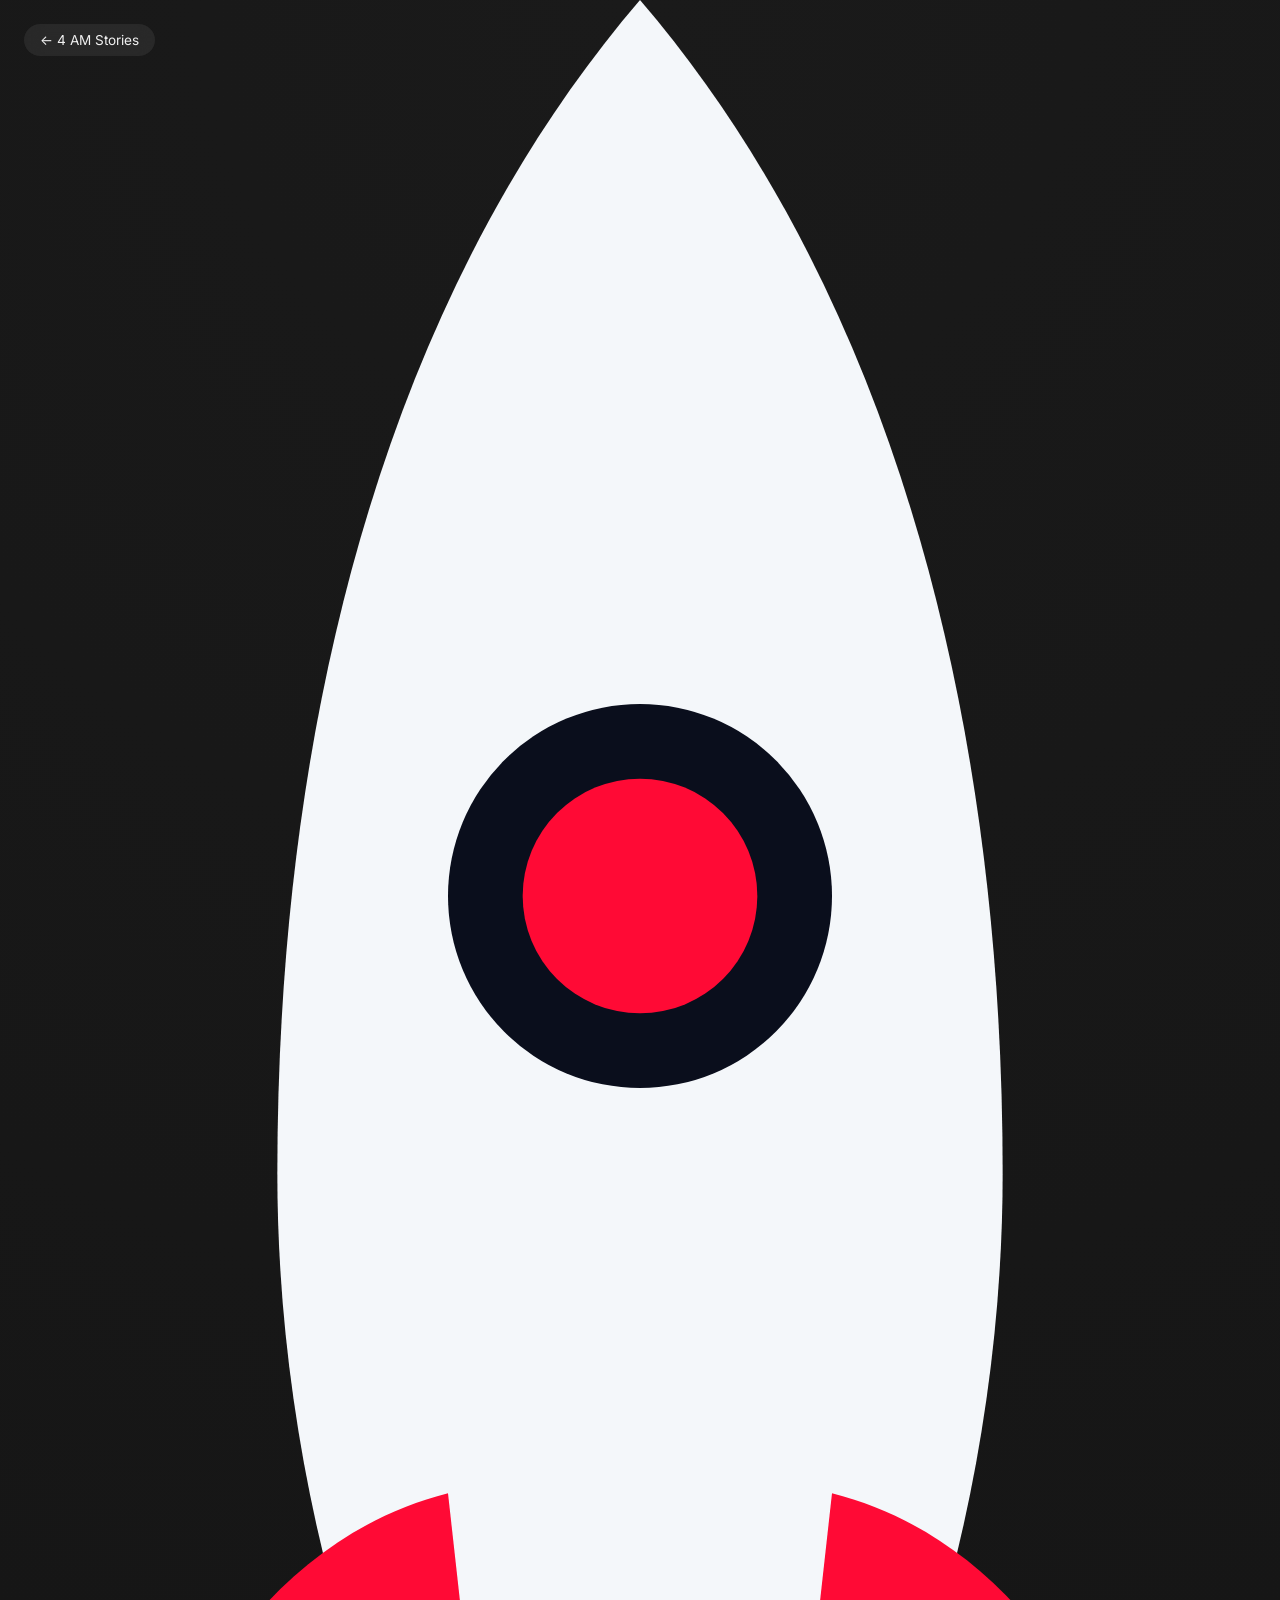
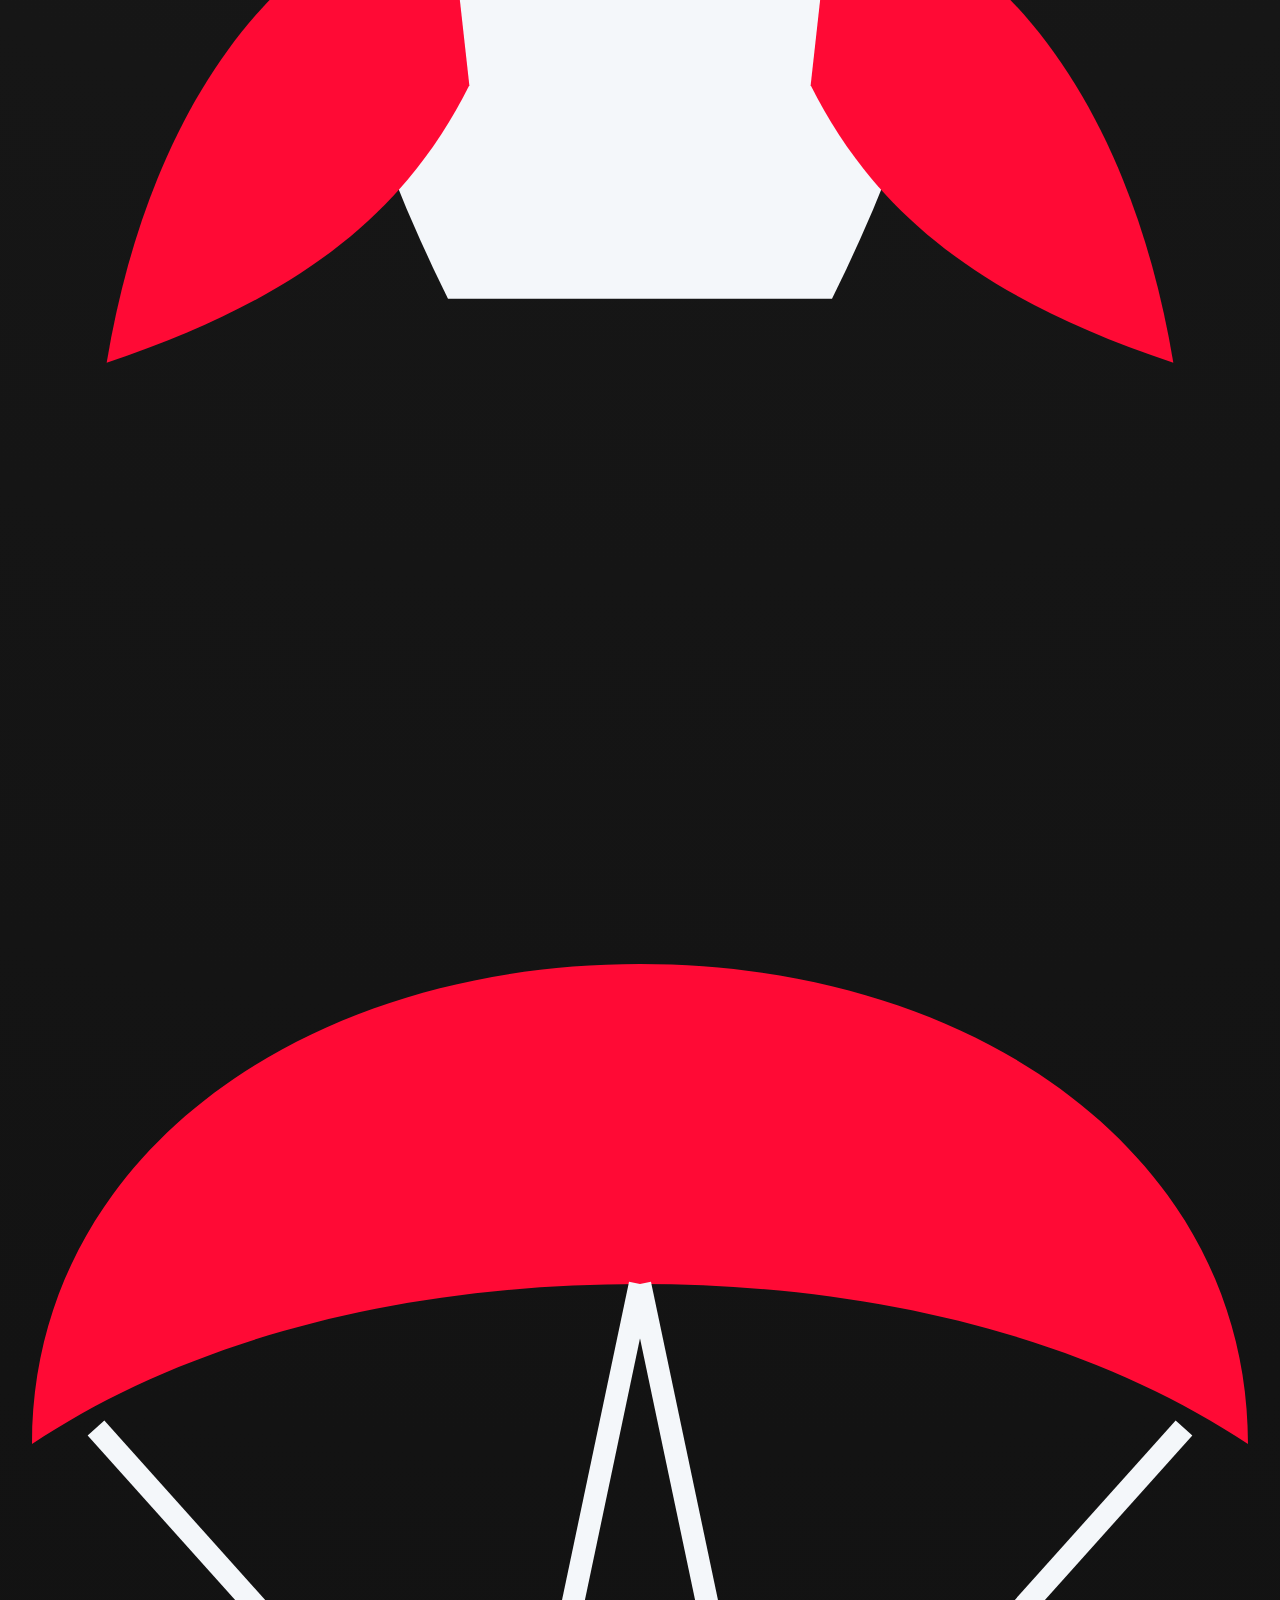
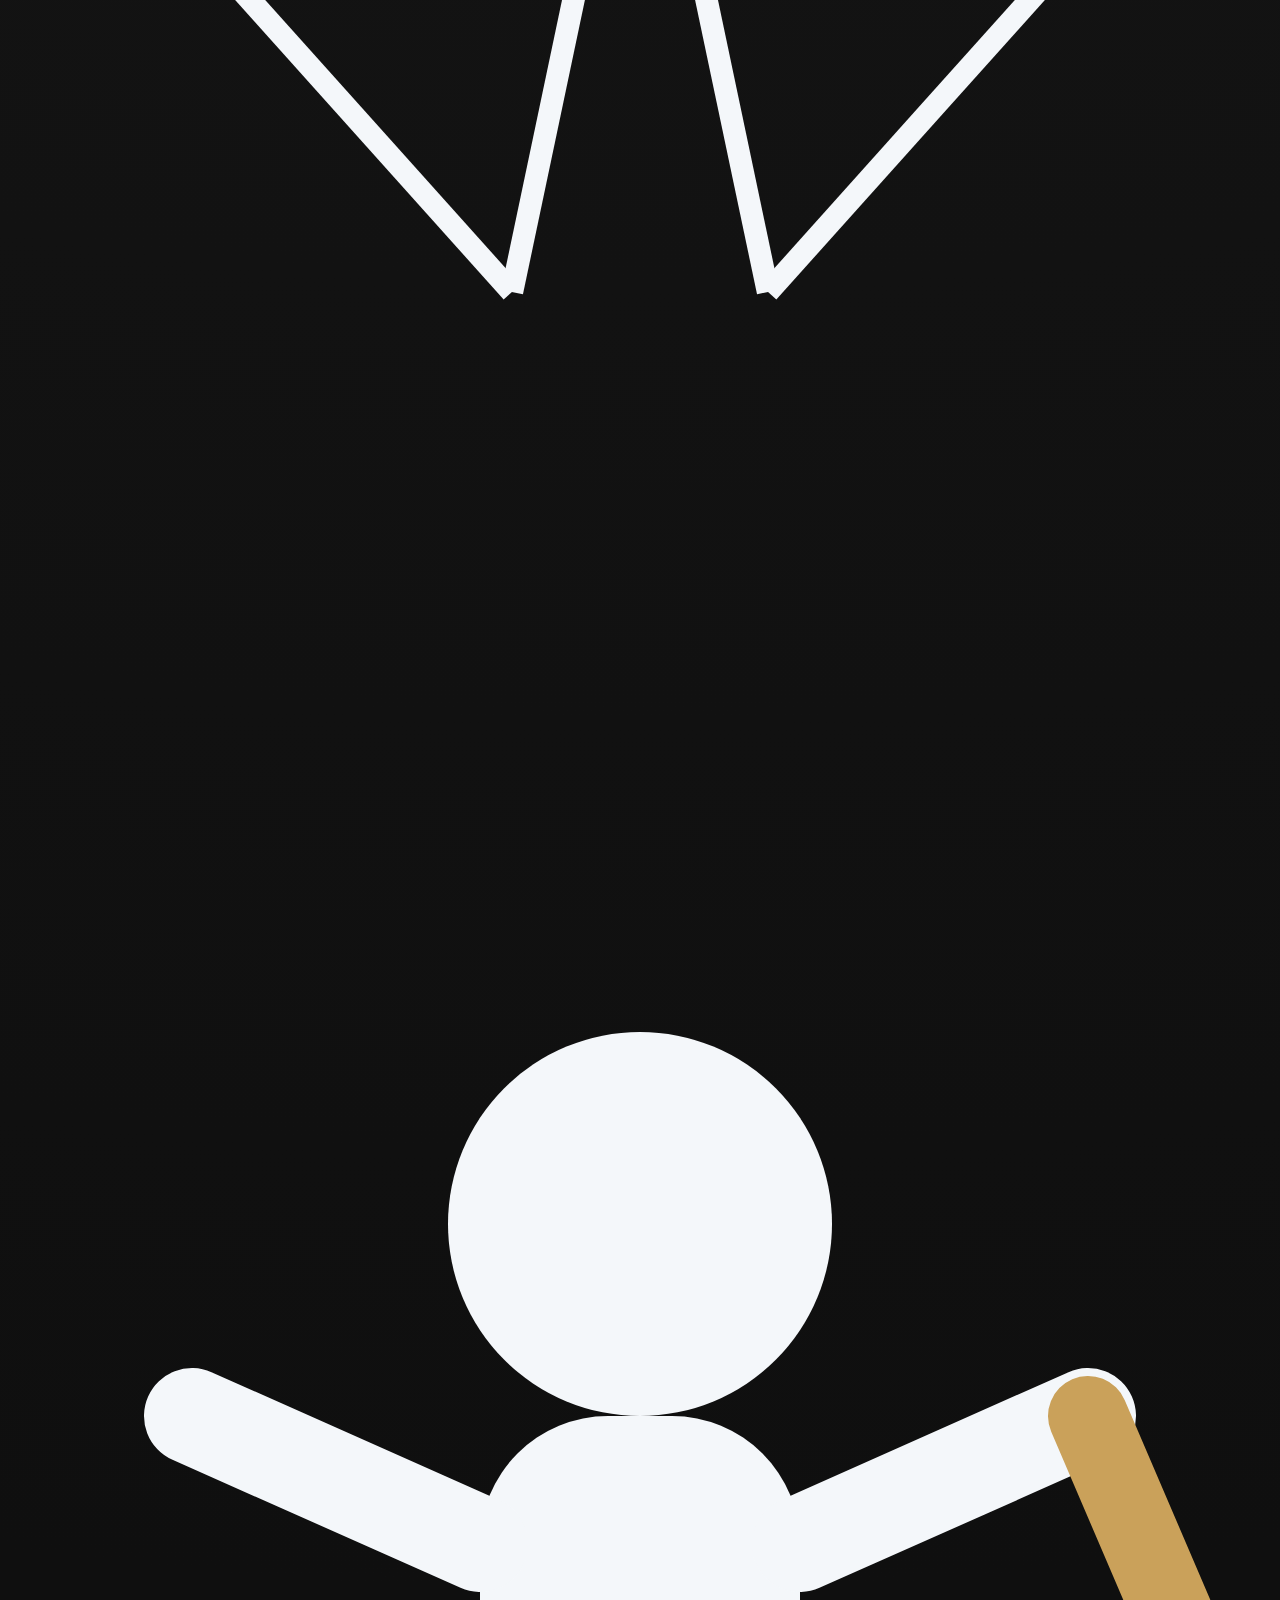
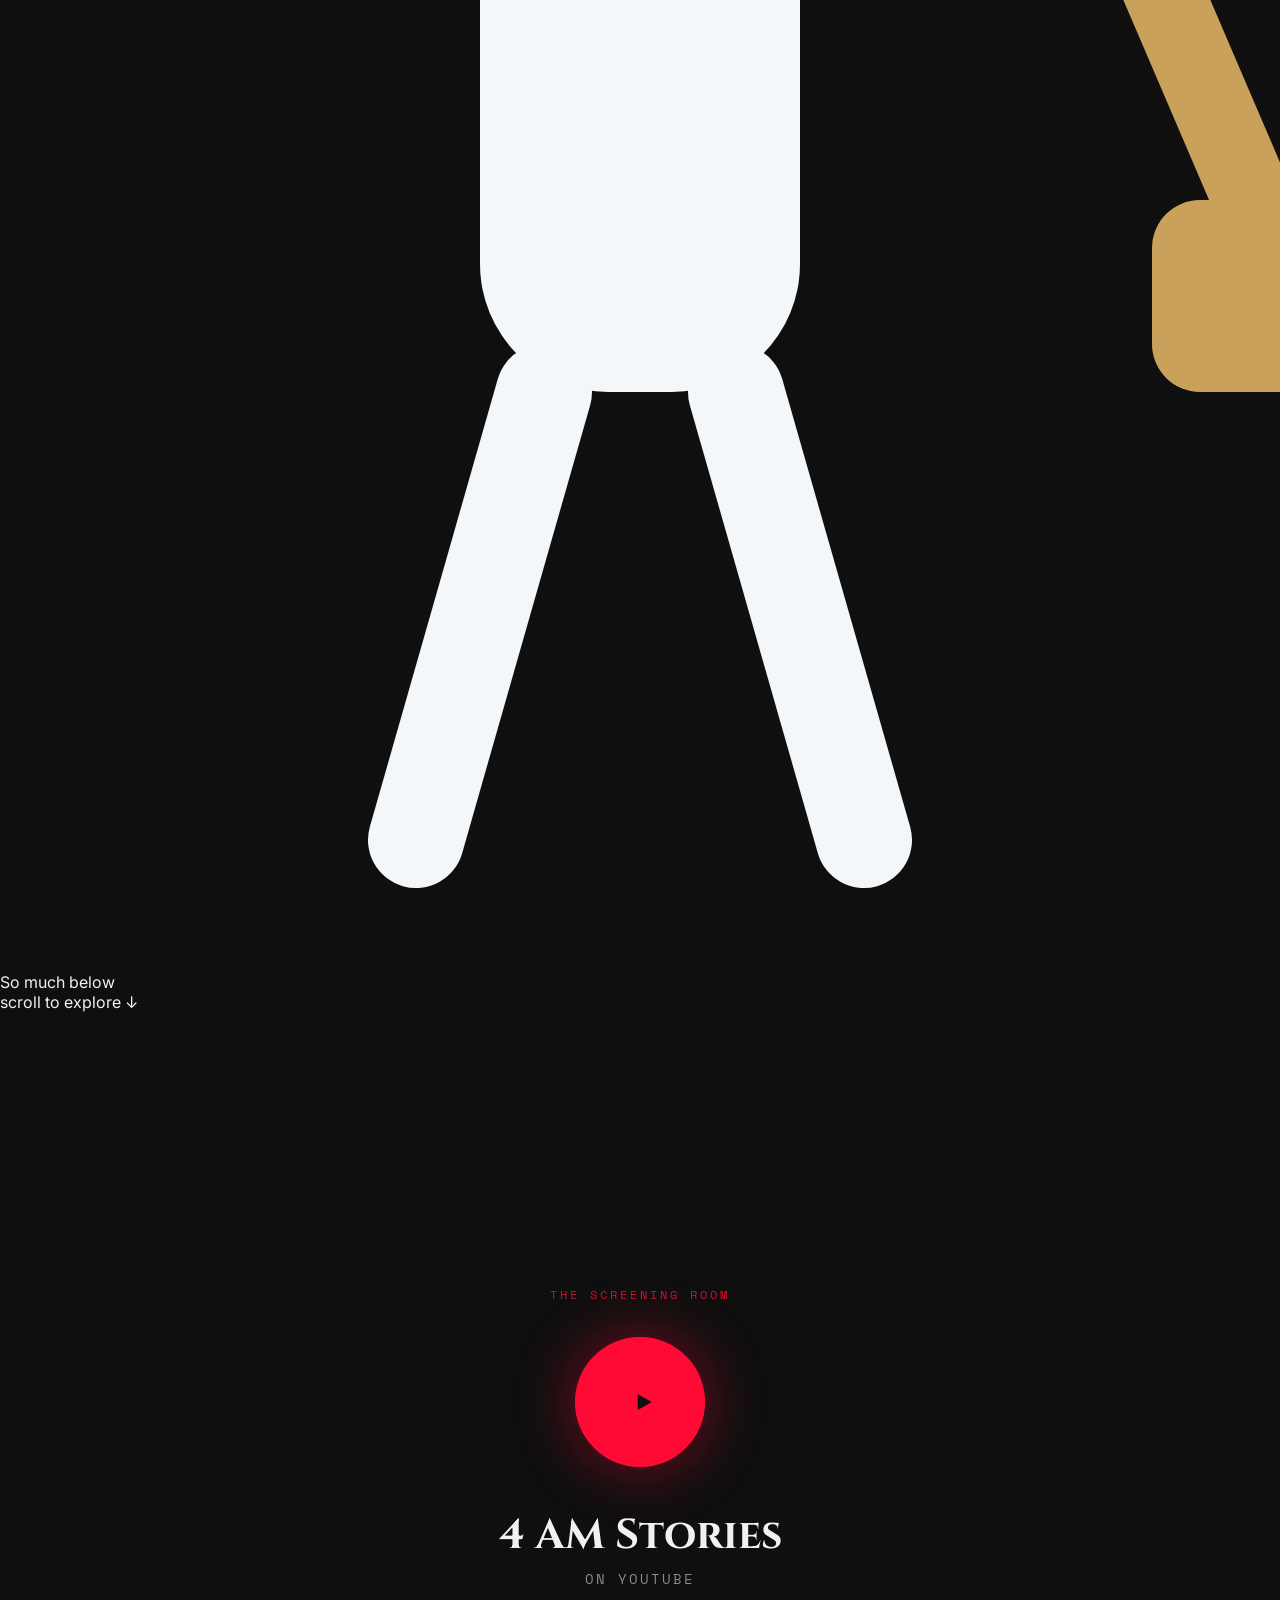
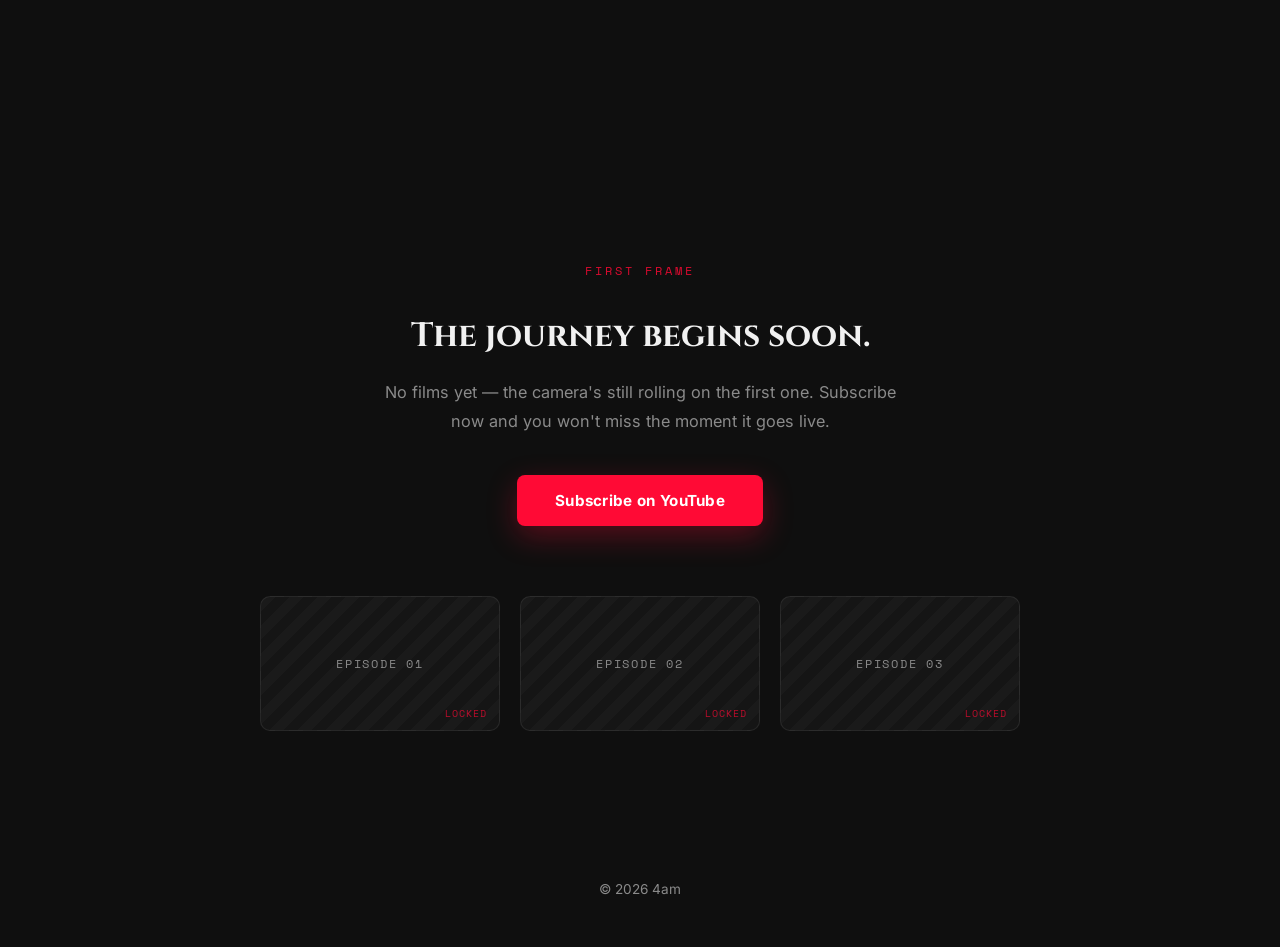
<file: youtube.html>
<!DOCTYPE html>
<html lang="en">

<head>

  <meta charset="UTF-8">
  <meta name="viewport" content="width=device-width, initial-scale=1.0">

  <title>The Screening Room | 4 AM Stories</title>
  <link rel="icon" type="image/x-icon" href="4am.ico">
  <meta name="description" content="4AM Stories on YouTube — the screening room. First film coming soon.">

  <meta property="og:type" content="website">
  <meta property="og:title" content="The Screening Room | 4 AM Stories">
  <meta property="og:description" content="4AM Stories on YouTube — the screening room. First film coming soon.">
  <meta property="og:image" content="assets/images/og-cover.png">
  <meta property="og:url" content="https://4amstoryteller.github.io/youtube.html">

  <meta name="twitter:card" content="summary_large_image">
  <meta name="twitter:title" content="The Screening Room | 4 AM Stories">
  <meta name="twitter:description" content="4AM Stories on YouTube — the screening room. First film coming soon.">
  <meta name="twitter:image" content="assets/images/og-cover.png">

  <link rel="stylesheet" href="assets/css/youtube.css">
  <link href="https://fonts.googleapis.com/css2?family=Cinzel:wght@600;700&family=Space+Mono:wght@400;700&family=Inter:wght@300;400;500;600&display=swap" rel="stylesheet">

</head>

<body class="yt-body">

<a href="index.html" class="yt-back">← 4 AM Stories</a>

<!-- ===================================
     SCROLL GUIDE — rocket → parachuter → dig → "scroll to explore"
=================================== -->

<div class="yt-guide" aria-hidden="true">

  <svg class="yt-guide-rocket" viewBox="0 0 60 120" fill="none">
    <path d="M30 0C42 14 47 34 47 55c0 12-3 24-8 34H21c-5-10-8-22-8-34 0-21 5-41 17-55Z" fill="#f4f7fa"/>
    <circle cx="30" cy="42" r="9" fill="#0a0e1c"/>
    <circle cx="30" cy="42" r="5.5" fill="#ff0a35"/>
    <path d="M21 70c-8 2-14 10-16 22 9-3 14-7 17-13l-1-9Z" fill="#ff0a35"/>
    <path d="M39 70c8 2 14 10 16 22-9-3-14-7-17-13l1-9Z" fill="#ff0a35"/>
  </svg>

  <div class="yt-guide-parachuter">
    <svg viewBox="0 0 80 100" fill="none" class="yt-chute">
      <path d="M2 30C2 12 19 0 40 0s38 12 38 30c-9-6-22-10-38-10S11 24 2 30Z" fill="#ff0a35"/>
      <line x1="6" y1="29" x2="32" y2="58" stroke="#f4f7fa" stroke-width="1.4"/>
      <line x1="40" y1="20" x2="32" y2="58" stroke="#f4f7fa" stroke-width="1.4"/>
      <line x1="74" y1="29" x2="48" y2="58" stroke="#f4f7fa" stroke-width="1.4"/>
      <line x1="40" y1="20" x2="48" y2="58" stroke="#f4f7fa" stroke-width="1.4"/>
    </svg>
    <svg viewBox="0 0 40 50" fill="none" class="yt-figure">
      <circle cx="20" cy="8" r="6" fill="#f4f7fa"/>
      <rect x="15" y="14" width="10" height="18" rx="4" fill="#f4f7fa"/>
      <line x1="15" y1="18" x2="6" y2="14" stroke="#f4f7fa" stroke-width="3" stroke-linecap="round"/>
      <line x1="25" y1="18" x2="34" y2="14" stroke="#f4f7fa" stroke-width="3" stroke-linecap="round"/>
      <line x1="17" y1="32" x2="13" y2="46" stroke="#f4f7fa" stroke-width="3" stroke-linecap="round"/>
      <line x1="23" y1="32" x2="27" y2="46" stroke="#f4f7fa" stroke-width="3" stroke-linecap="round"/>
      <g class="yt-shovel">
        <line x1="34" y1="14" x2="40" y2="28" stroke="#caa15a" stroke-width="2.5" stroke-linecap="round"/>
        <rect x="36" y="26" width="8" height="6" rx="1.5" fill="#caa15a"/>
      </g>
    </svg>
  </div>

  <div class="yt-guide-bubble">So much below<br>scroll to explore ↓</div>

</div>

<!-- ===================================
     SCREENING ROOM — big redirect to channel
=================================== -->

<section class="yt-hero">

  <p class="yt-eyebrow">the screening room</p>

  <button class="yt-play" id="playBtn" aria-label="Go to the YouTube channel">
    <span class="yt-play-ring"></span>
    <span class="yt-play-ring yt-play-ring-2"></span>
    <svg viewBox="0 0 24 24" fill="none" class="yt-play-icon"><path d="M9 7.5v9l8-4.5-8-4.5Z" fill="currentColor"/></svg>
  </button>

  <h1>4 AM Stories</h1>
  <p class="yt-sub">on YouTube</p>

</section>

<!-- ===================================
     COMING SOON
=================================== -->

<section class="yt-coming-soon">

  <p class="yt-eyebrow">first frame</p>
  <h2>The journey begins soon.</h2>
  <p class="yt-desc">
    No films yet — the camera's still rolling on the first one.
    Subscribe now and you won't miss the moment it goes live.
  </p>

  <a href="http://www.youtube.com/@4AMStoryteller" target="_blank" rel="noopener" class="yt-subscribe">
    Subscribe on YouTube
  </a>

  <div class="yt-slate-grid">
    <div class="yt-slate"><span>Episode 01</span></div>
    <div class="yt-slate"><span>Episode 02</span></div>
    <div class="yt-slate"><span>Episode 03</span></div>
  </div>

</section>

<footer class="yt-footer">
  <p>© 2026 4am</p>
</footer>

<script src="assets/js/youtube.js"></script>

</body>
</html>
</file>
<file: assets/css/youtube.css>
:root{
    --yt-black:#0f0f0f;
    --yt-charcoal:#1a1a1a;
    --yt-red:#ff0a35;
    --yt-red-dim:#7a0719;
    --yt-white:#f1f1f1;
    --yt-mist:#8a8a8a;
    --font-display:'Cinzel', serif;
    --font-body:'Inter', sans-serif;
    --font-mono:'Space Mono', monospace;
}

*{ margin:0; padding:0; box-sizing:border-box; }
html{ scroll-behavior:smooth; }

.yt-body{
    background:
        radial-gradient(circle at top, var(--yt-charcoal) 0%, var(--yt-black) 65%);
    color:var(--yt-white);
    font-family:var(--font-body);
    min-height:100vh;
    overflow-x:hidden;
}

.yt-back{
    position:fixed;
    top:24px;
    left:24px;
    z-index:10;
    text-decoration:none;
    color:var(--yt-white);
    font-size:.85rem;
    background:rgba(255,255,255,.07);
    padding:8px 16px;
    border-radius:30px;
    backdrop-filter:blur(8px);
    transition:.3s;
}
.yt-back:hover{ background:rgba(255,255,255,.16); }

/* ===================================
   HERO / SCREENING ROOM
=================================== */

.yt-hero{
    min-height:90vh;
    display:flex;
    flex-direction:column;
    align-items:center;
    justify-content:center;
    text-align:center;
    padding:80px 20px 40px;
}

.yt-eyebrow{
    font-family:var(--font-mono);
    letter-spacing:.25em;
    text-transform:uppercase;
    font-size:.75rem;
    color:var(--yt-red);
    opacity:.85;
    margin-bottom:34px;
}

.yt-play{
    position:relative;
    width:130px;
    height:130px;
    border-radius:50%;
    border:none;
    background:var(--yt-red);
    color:var(--yt-black);
    display:flex;
    align-items:center;
    justify-content:center;
    cursor:pointer;
    margin-bottom:40px;
    box-shadow:0 0 60px rgba(255,10,53,.45);
    transition:transform .3s ease, box-shadow .3s ease;
}

.yt-play:hover{
    transform:scale(1.06);
    box-shadow:0 0 80px rgba(255,10,53,.6);
}

.yt-play.yt-pressed{
    transform:scale(.92);
}

.yt-play-icon{
    width:42px;
    height:42px;
    margin-left:6px;
    position:relative;
    z-index:2;
}

.yt-play-ring{
    position:absolute;
    inset:0;
    border-radius:50%;
    border:1.5px solid rgba(255,10,53,.5);
    animation:ytPulse 2.6s ease-out infinite;
}

.yt-play-ring-2{
    animation-delay:1.3s;
}

@keyframes ytPulse{
    0%{ transform:scale(1); opacity:.8; }
    100%{ transform:scale(1.8); opacity:0; }
}

.yt-hero h1{
    font-family:var(--font-display);
    font-size:2.6rem;
    margin-bottom:6px;
}

.yt-sub{
    font-family:var(--font-mono);
    color:var(--yt-mist);
    font-size:.85rem;
    letter-spacing:.15em;
    text-transform:uppercase;
}

/* ===================================
   COMING SOON
=================================== */

.yt-coming-soon{
    width:90%;
    max-width:760px;
    margin:0 auto;
    text-align:center;
    padding:40px 0 100px;
}

.yt-coming-soon h2{
    font-family:var(--font-display);
    font-size:2.1rem;
    margin-bottom:20px;
    color:var(--yt-white);
}

.yt-desc{
    color:var(--yt-mist);
    line-height:1.8;
    font-size:1.02rem;
    max-width:520px;
    margin:0 auto 38px;
}

.yt-subscribe{
    display:inline-block;
    text-decoration:none;
    background:var(--yt-red);
    color:#fff;
    font-weight:700;
    padding:16px 38px;
    border-radius:8px;
    font-size:.95rem;
    letter-spacing:.02em;
    transition:.3s;
    box-shadow:0 10px 30px rgba(255,10,53,.3);
}

.yt-subscribe:hover{
    transform:translateY(-4px);
    box-shadow:0 16px 40px rgba(255,10,53,.45);
}

.yt-slate-grid{
    display:grid;
    grid-template-columns:repeat(auto-fit,minmax(180px,1fr));
    gap:20px;
    margin-top:70px;
}

.yt-slate{
    aspect-ratio:16/9;
    border-radius:10px;
    background:
        repeating-linear-gradient(
            135deg,
            var(--yt-charcoal),
            var(--yt-charcoal) 10px,
            #151515 10px,
            #151515 20px
        );
    border:1px solid rgba(255,255,255,.08);
    display:flex;
    align-items:center;
    justify-content:center;
    position:relative;
    overflow:hidden;
}

.yt-slate span{
    font-family:var(--font-mono);
    font-size:.75rem;
    letter-spacing:.15em;
    text-transform:uppercase;
    color:var(--yt-mist);
}

.yt-slate::after{
    content:"locked";
    position:absolute;
    bottom:10px;
    right:12px;
    font-family:var(--font-mono);
    font-size:.6rem;
    letter-spacing:.1em;
    text-transform:uppercase;
    color:var(--yt-red);
    opacity:.7;
}

/* ===================================
   FOOTER
=================================== */

.yt-footer{
    text-align:center;
    padding:50px 20px;
    color:var(--yt-mist);
    font-size:.85rem;
}

@media (prefers-reduced-motion: reduce){
    *{ animation-duration:.001ms !important; transition-duration:.001ms !important; }
}

@media (max-width:768px){
    .yt-hero h1{ font-size:2rem; }
    .yt-play{ width:100px; height:100px; }
    .yt-play-icon{ width:32px; height:32px; }
    .yt-coming-soon h2{ font-size:1.6rem; }
}
</file>
